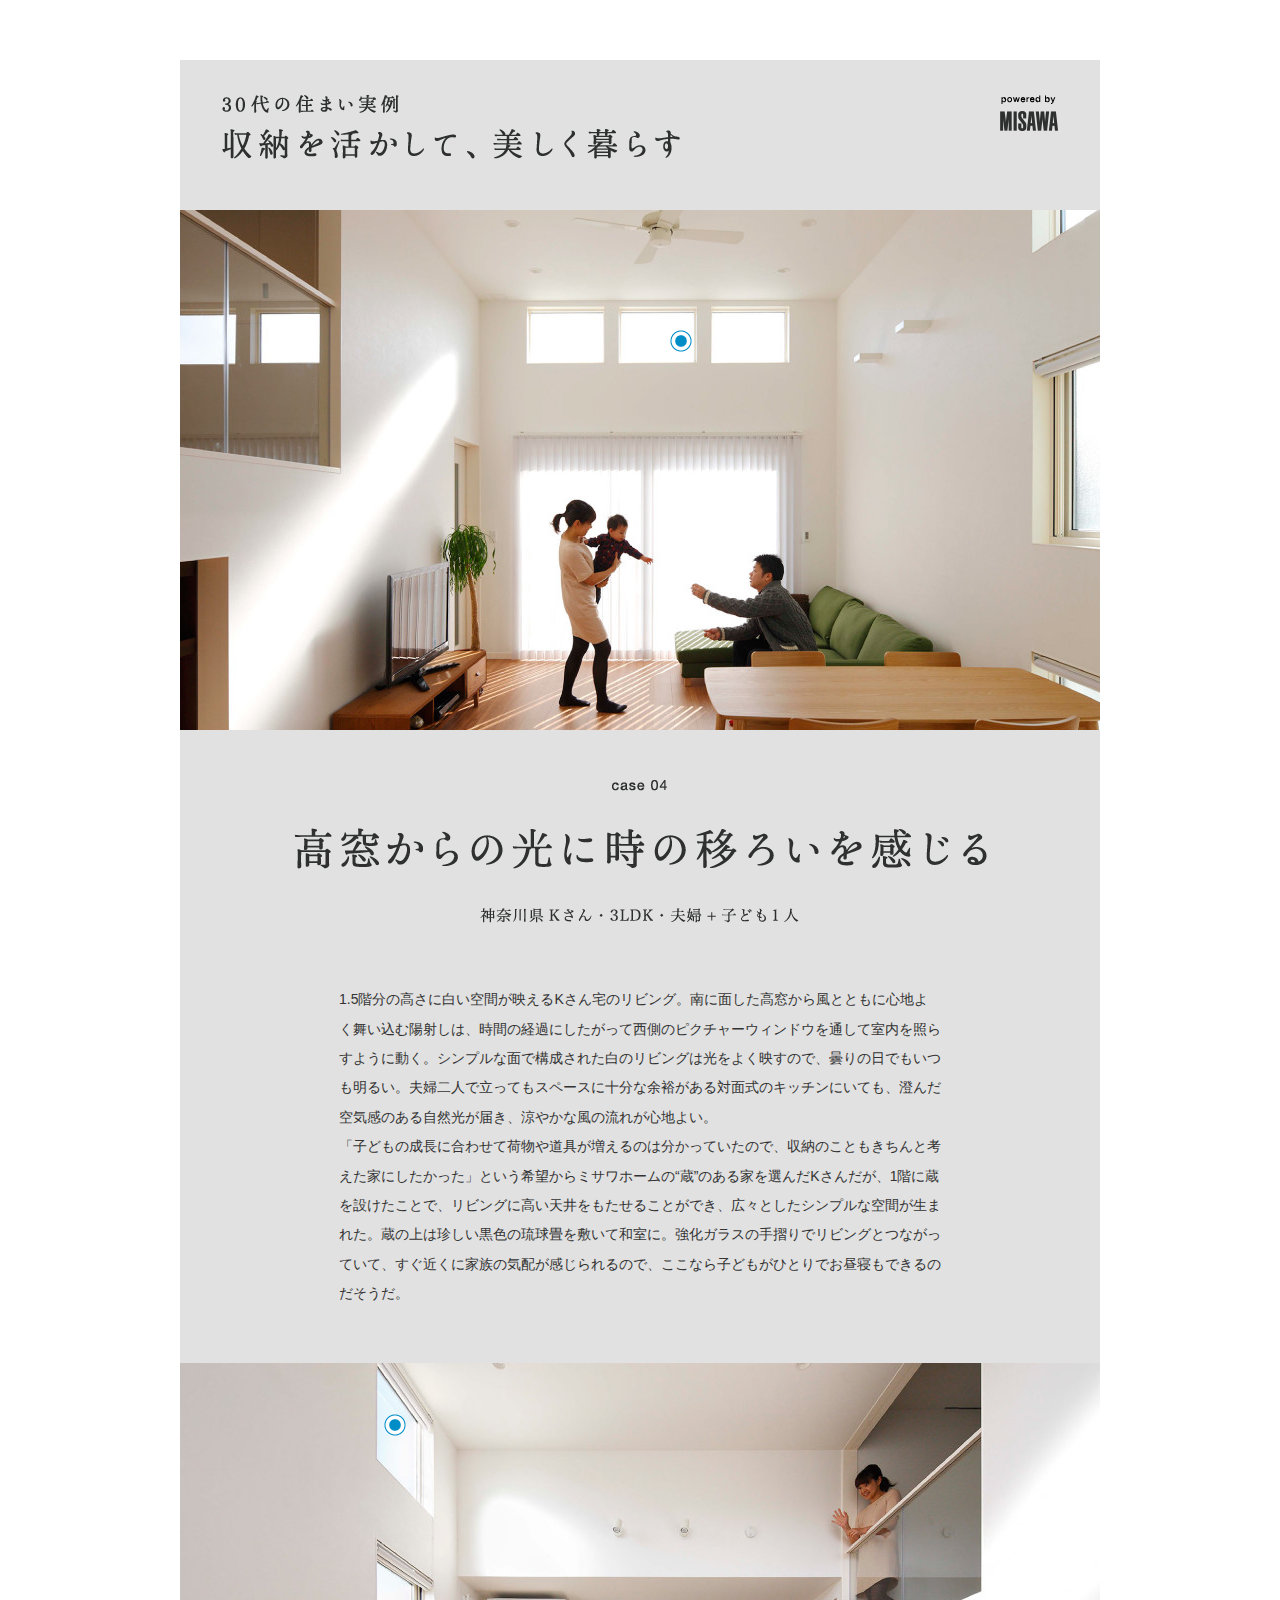
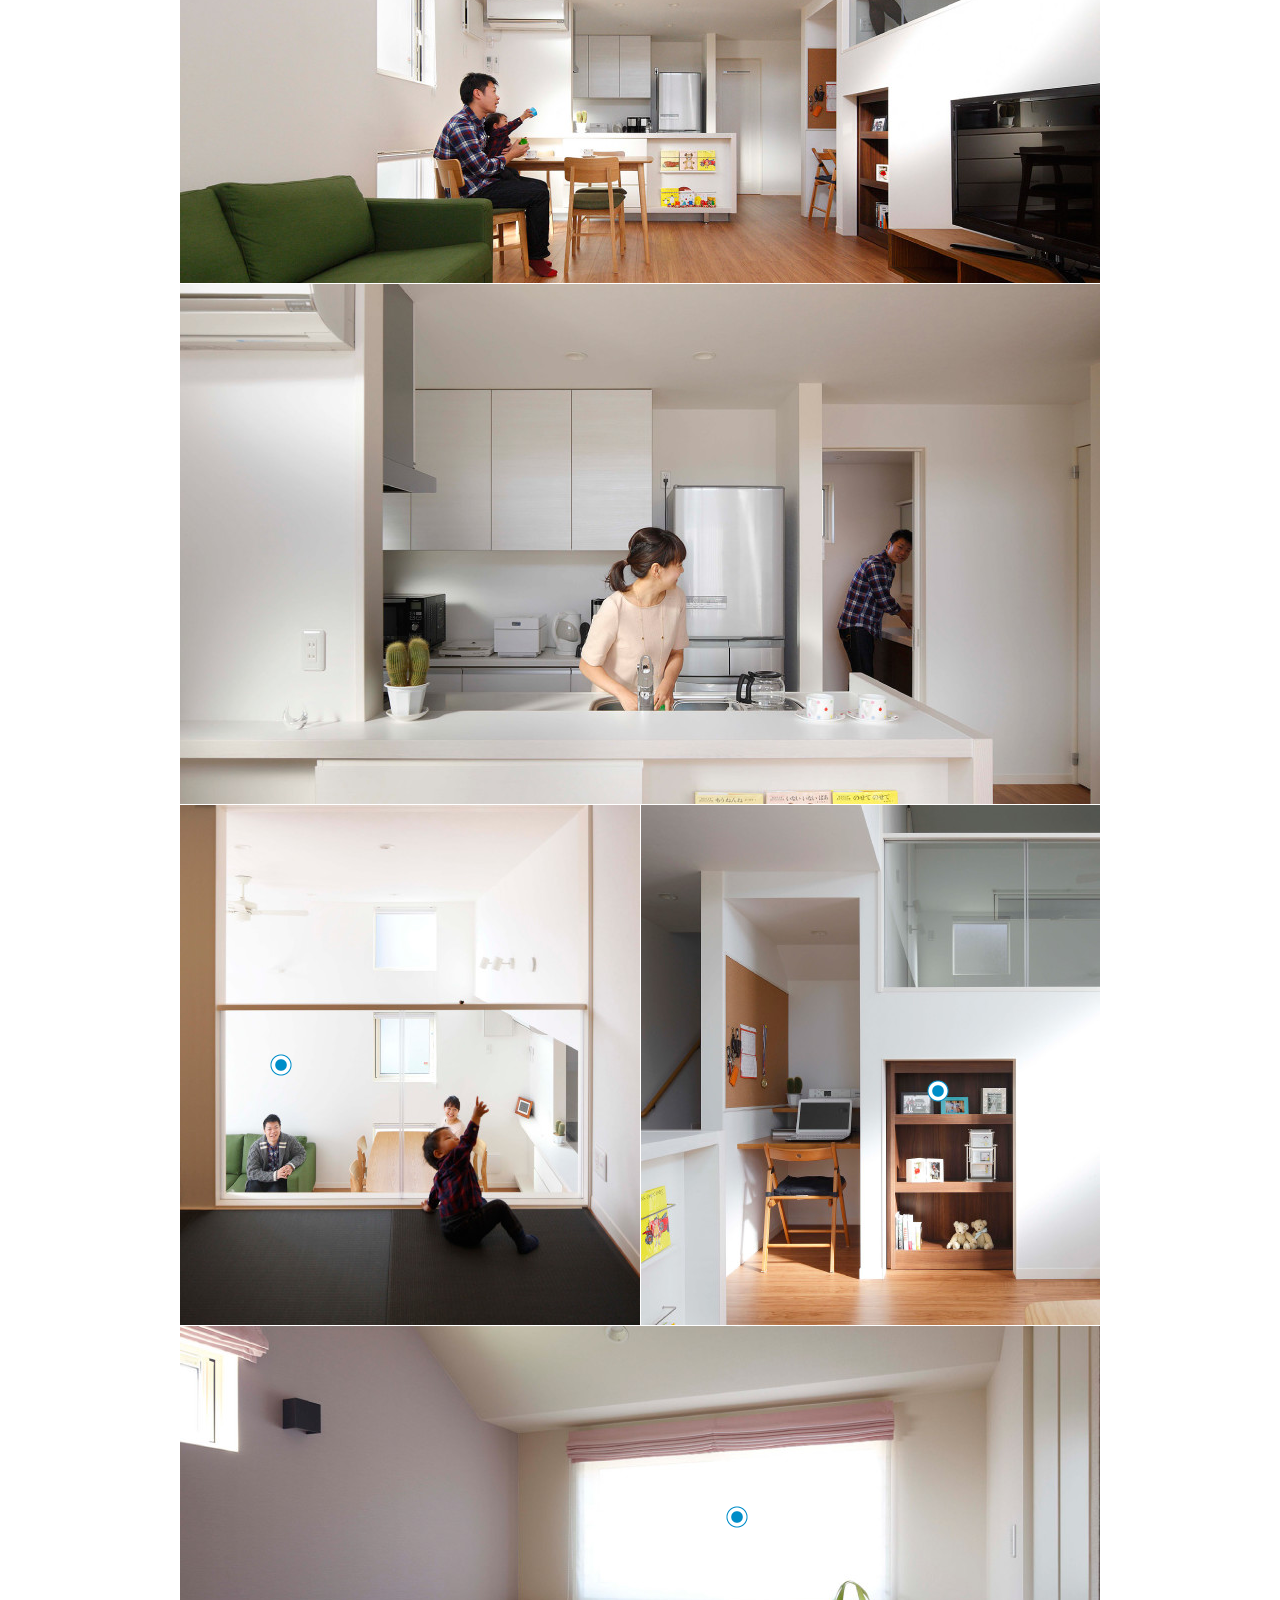
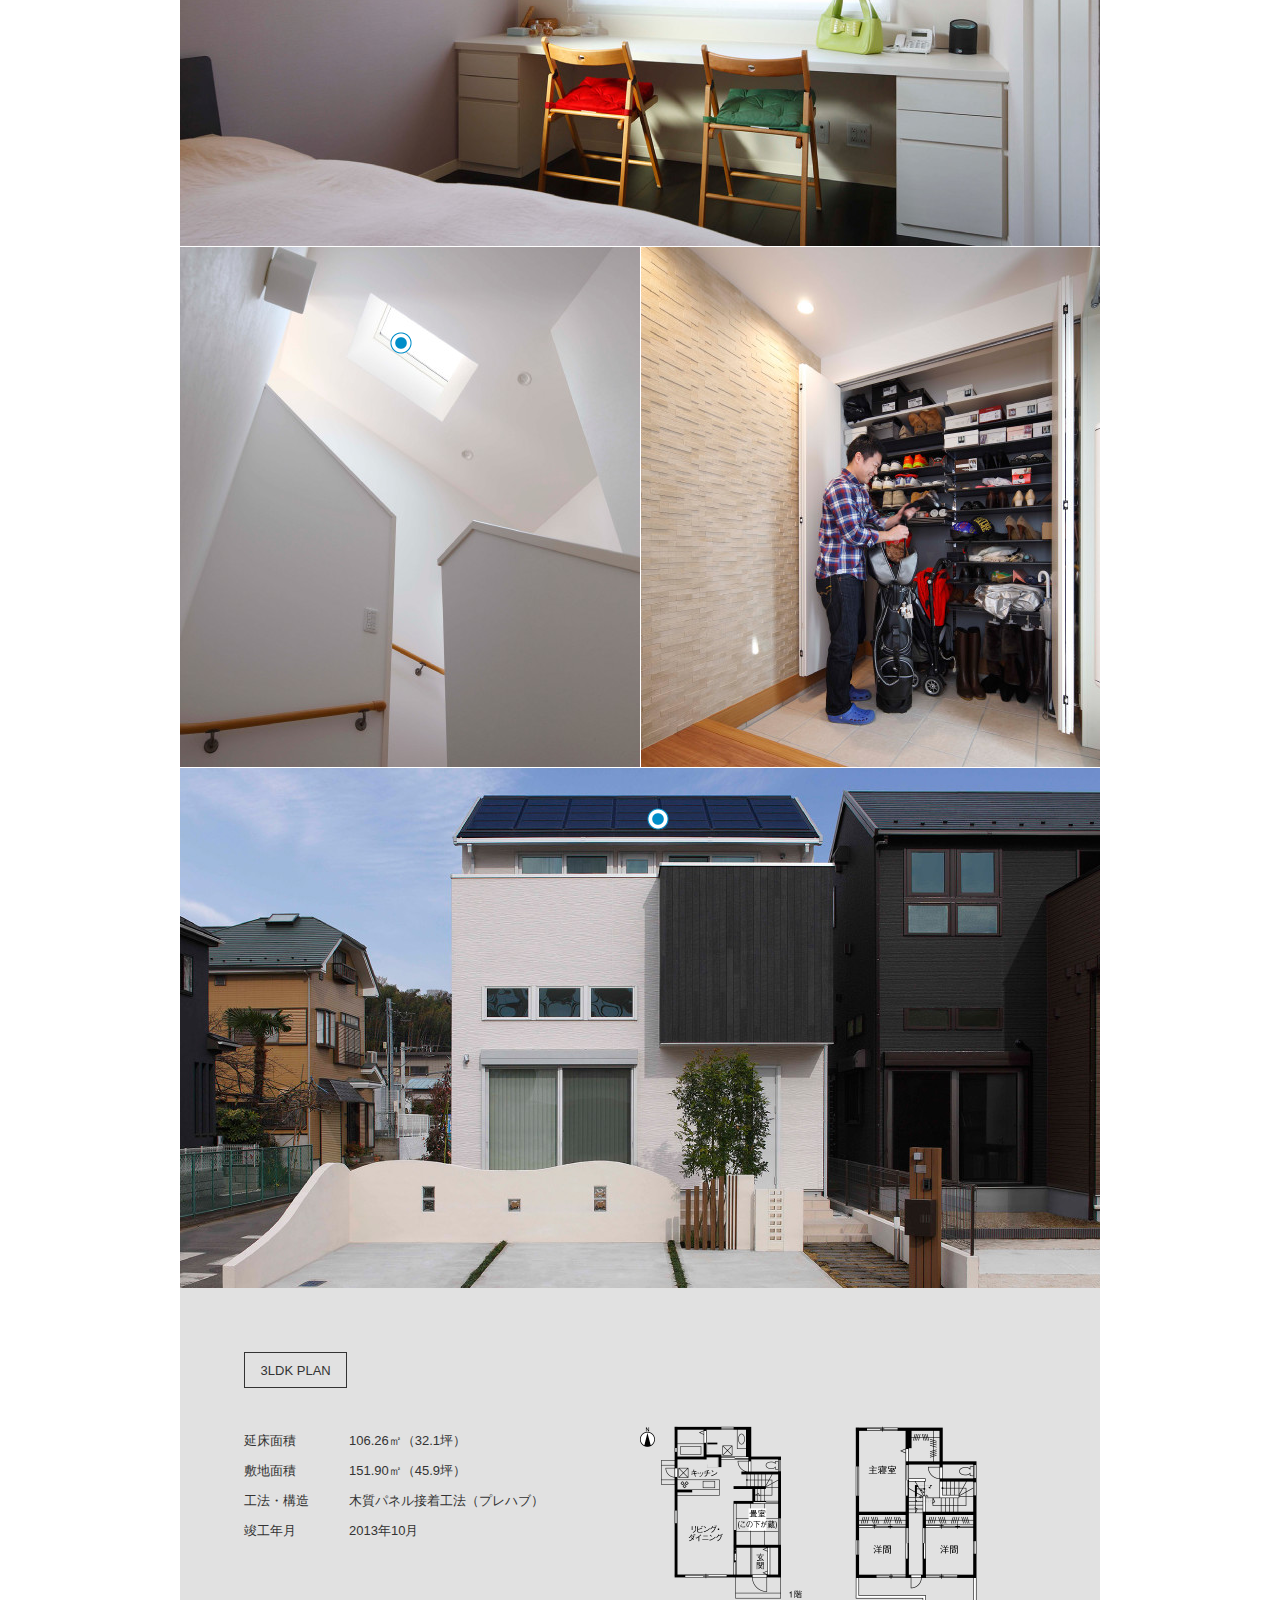
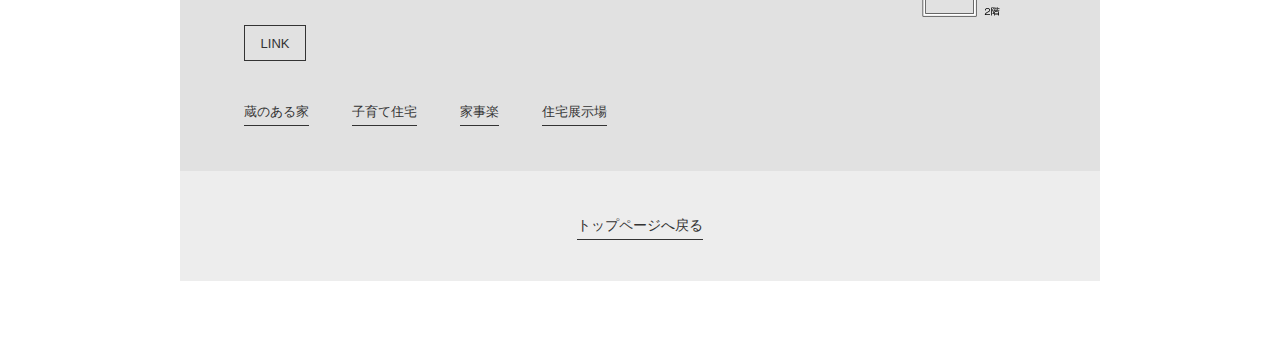
<file: index.html>
<!DOCTYPE html>
<html lang="ja" class="no-js">
	<head>
		<meta http-equiv="X-UA-Compatible" content="IE=Edge,chrome=1">
		<meta charset="UTF-8">
		<meta name="description" content="課題のサイトです。">
		<meta name="keywords" content="XXXXXXXXXXXXXXXXXXXXXXXXX">
		<meta name="viewport" content="width=960">
		<meta name="format-detection" content="telephone=no">
		<meta property="og:title" content="XXXXXXXXXXXXXXXXXXXXXXXXX">
		<meta property="og:type" content="XXXXXXXXXXXXXXXXXXXXXXXXX">
		<meta property="og:image" content="XXXXXXXXXXXXXXXXXXXXXXXXX">
		<meta property="og:url" content="XXXXXXXXXXXXXXXXXXXXXXXXX">
		<meta property="og:description" content="XXXXXXXXXXXXXXXXXXXXXXXXX">
		<title>課題2</title>
		<link rel="shortcut icon" href="favicon.ico">
		<link rel="apple-touch-icon" href="apple-touch-icon.png">
		<link rel="stylesheet" href="asset/css/normalize.css" media="all">
		<link rel="stylesheet" href="asset/css/screen.css" media="all">
		<script src="asset/lib/jquery-1.7.2.min.js"></script>
		<script src="asset/lib/jquery.modernizr.js"></script>
		<script src="asset/js/action.js"></script>
	</head>
	<body>
		<div class="container" id="container">
			<div class="header">
				<h1 class="header__heading"><img src="image/heading-page.png" width="458" alt="30代の住まい実例 収納を活かして、美しく暮らす"></h1><!-- /.header__heading -->
				<p class="header__logo"><img src="asset/image/logo.png" width="58" alt="powerd by MISAWA"></p><!-- /.header__logo -->
			</div><!-- /.header -->
			<div class="section section--photo section--1st">
				<div class="section--photo__caption caption__btn--right">
					<p class="section--photo__text">3.5ｍの吹き抜け天井の開放感が心地よいリビング。掃き出し窓の上に設けた横並びの高窓から陽射しがキッチンの奥まで届き、フロア全体が明るい。壁に設置した照明をあえて間接照明にすることで、やわらかな光源効果を演出した。</p><!-- /.section-photo__text -->
				</div><!-- /.section-photo__caption -->
			</div><!-- /.section section-photo section-1st -->
			<div class="section section--article section--2nd">
				<h2 class="section--article__heading"><img src="image/heading-case01.png" width="693" alt="case 04 高窓からの光に時の移ろいを感じる 神奈川県Kさん・3LDK・夫婦+子ども1人"></h2><!-- /.section-article__heading -->
				<p class="section--article__text">1.5階分の高さに白い空間が映えるKさん宅のリビング。南に面した高窓から風とともに心地よく舞い込む陽射しは、時間の経過にしたがって西側のピクチャーウィンドウを通して室内を照らすように動く。シンプルな面で構成された白のリビングは光をよく映すので、曇りの日でもいつも明るい。夫婦二人で立ってもスペースに十分な余裕がある対面式のキッチンにいても、澄んだ空気感のある自然光が届き、涼やかな風の流れが心地よい。<br>「子どもの成長に合わせて荷物や道具が増えるのは分かっていたので、収納のこともきちんと考えた家にしたかった」という希望からミサワホームの“蔵”のある家を選んだKさんだが、1階に蔵を設けたことで、リビングに高い天井をもたせることができ、広々としたシンプルな空間が生まれた。蔵の上は珍しい黒色の琉球畳を敷いて和室に。強化ガラスの手摺りでリビングとつながっていて、すぐ近くに家族の気配が感じられるので、ここなら子どもがひとりでお昼寝もできるのだそうだ。</p><!-- /.section-article__text -->
			</div><!-- /.section section-article section-2nd -->
			<div class="section section--photo section--3rd">
				<div class="section--photo__caption">
					<p class="section--photo__text">設計士の提案で、リビング西側にはタテに並んだ三連ピクチャーウィンドウを配した。キッチンカウンター下は両面が収納になっていて、リビング側はキャビネット収納とマガジンラックタイプ。ディスプレイにこだわりたくなる。</p><!-- /.section-photo__text -->
				</div><!-- /.section-photo__caption -->
			</div><!-- /.section section-photo section-3rd -->
			<div class="section section--photo section--4th">
			</div><!-- /.section section-photo section-4th -->
			<div class="section section--5th">
				<div class="section--photo section--half section--left">
					<div class="section--photo__caption">
						<p class="section--photo__text">「蔵」上部の多目的スペースからはリビングの様子が手に取るように感じられる。シックな色の琉球畳はご主人によるもの。リビングとつながっていながらも、また違った趣に包まれている。</p><!-- /.section-photo__text -->
					</div><!-- /.section-photo__caption -->
				</div><!-- /.section-photo .section-half .section-left -->
				<div class="section--photo section--half section--right">
					<div class="section--photo__caption caption__btn--right">
						<p class="section--photo__text">リビング横の蔵の入り口には隠し扉を採用。ディスプレイ収納にしか見えない設計で、リビングをすっきり見せている。床とひと続きになった収納は出し入れにストレスが少なく、ついリビングに散らかりがちな雑貨なども楽にしまっておける。</p><!-- /.section-photo__text -->
					</div><!-- /.section-photo__caption -->
				</div><!-- /.section-photo .section-half .section-right -->
			</div><!-- /.section section-5th -->
			<div class="section section--photo section--6th">
				<div class="section--photo__caption caption__btn--right">
					<p class="section--photo__text">主寝室では北側に開いた窓が光を取り込んでくれる。造りつけのカウンターデスクは専用設計で、丁度良い高さ。カーテンや照明カバー、クッションなどに差し色を入れながら色調はシンプルに白でまとまっていて美しい。</p><!-- /.section-photo__text -->
				</div><!-- /.section-photo__caption -->
			</div><!-- /.section section-photo section-6th -->
			<div class="section section--7th">
				<div class="section--photo section--half section--left">
					<div class="section--photo__caption">
						<p class="section--photo__text">トップライトから外光を取り込んだ階段室。白で構成された上下左右に動きのある空間が印象的。</p><!-- /.section-photo__text -->
					</div><!-- /.section-photo__caption -->
				</div><!-- /.section-photo .section-half .section-left -->
				<div class="section--photo section--half section--right"></div><!-- /.section-photo .section-half .section-right -->
			</div><!-- /.section section-photo section-7th -->
			<div class="section section--photo section--8th">
				<div class="section--photo__caption">
					<p class="section--photo__text">太陽光発電を搭載した外観。一見すると普通の2階建てに見えるが、4層の変化に富んだ空間を内包する。</p><!-- /.section-photo__text -->
				</div><!-- /.section-photo__caption -->
			</div><!-- /.section section-photo section-8th -->
			<div class="section section--article section--9th">
				<h3 class="block-label">3LDK PLAN</h3><!-- /.block-label -->
				<div class="plan">
					<dl class="plan-info">
						<dt class="plan-info__heading">延床面積</dt><!-- /.plan-info__heading -->
						<dd class="plan-info__description">106.26㎡（32.1坪）</dd><!-- /.plan-info__description -->
						<dt class="plan-info__heading">敷地面積</dt><!-- /.plan-info__heading -->
						<dd class="plan-info__description">151.90㎡（45.9坪）</dd><!-- /.plan-info__description -->
						<dt class="plan-info__heading">工法・構造</dt><!-- /.plan-info__heading -->
						<dd class="plan-info__description">木質パネル接着工法（プレハブ）</dd><!-- /.plan-info__description -->
						<dt class="plan-info__heading">竣工年月</dt><!-- /.plan-info__heading -->
						<dd class="plan-info__description">2013年10月</dd><!-- /.plan-info__description -->
					</dl><!-- /.plan-info -->
					<p class="plan__image"><img src="image/plan.png" width="360" alt=""></p><!-- /.section__plan-image -->
				</div><!-- /.plan-info -->
				<h3 class="block-label">LINK</h3><!-- /.block-label -->
				<ul class="section__link-list">
					<li class="link-list__item"><a href="#">蔵のある家</a></li><!-- /.section__item -->
					<li class="link-list__item"><a href="#">子育て住宅</a></li><!-- /.section__item -->
					<li class="link-list__item"><a href="#">家事楽</a></li><!-- /.section__item -->
					<li class="link-list__item"><a href="#">住宅展示場</a></li><!-- /.section__item -->
				</ul><!-- /.section__link-list -->
			</div><!-- /.section section-article section-9th -->
			<div class="footer">
				<p><a href="#container" class="btn--rewind">トップページへ戻る</a></p>
			</div><!-- /.footer -->
		</div><!-- /.container -->
	</body>
</html>
</file>
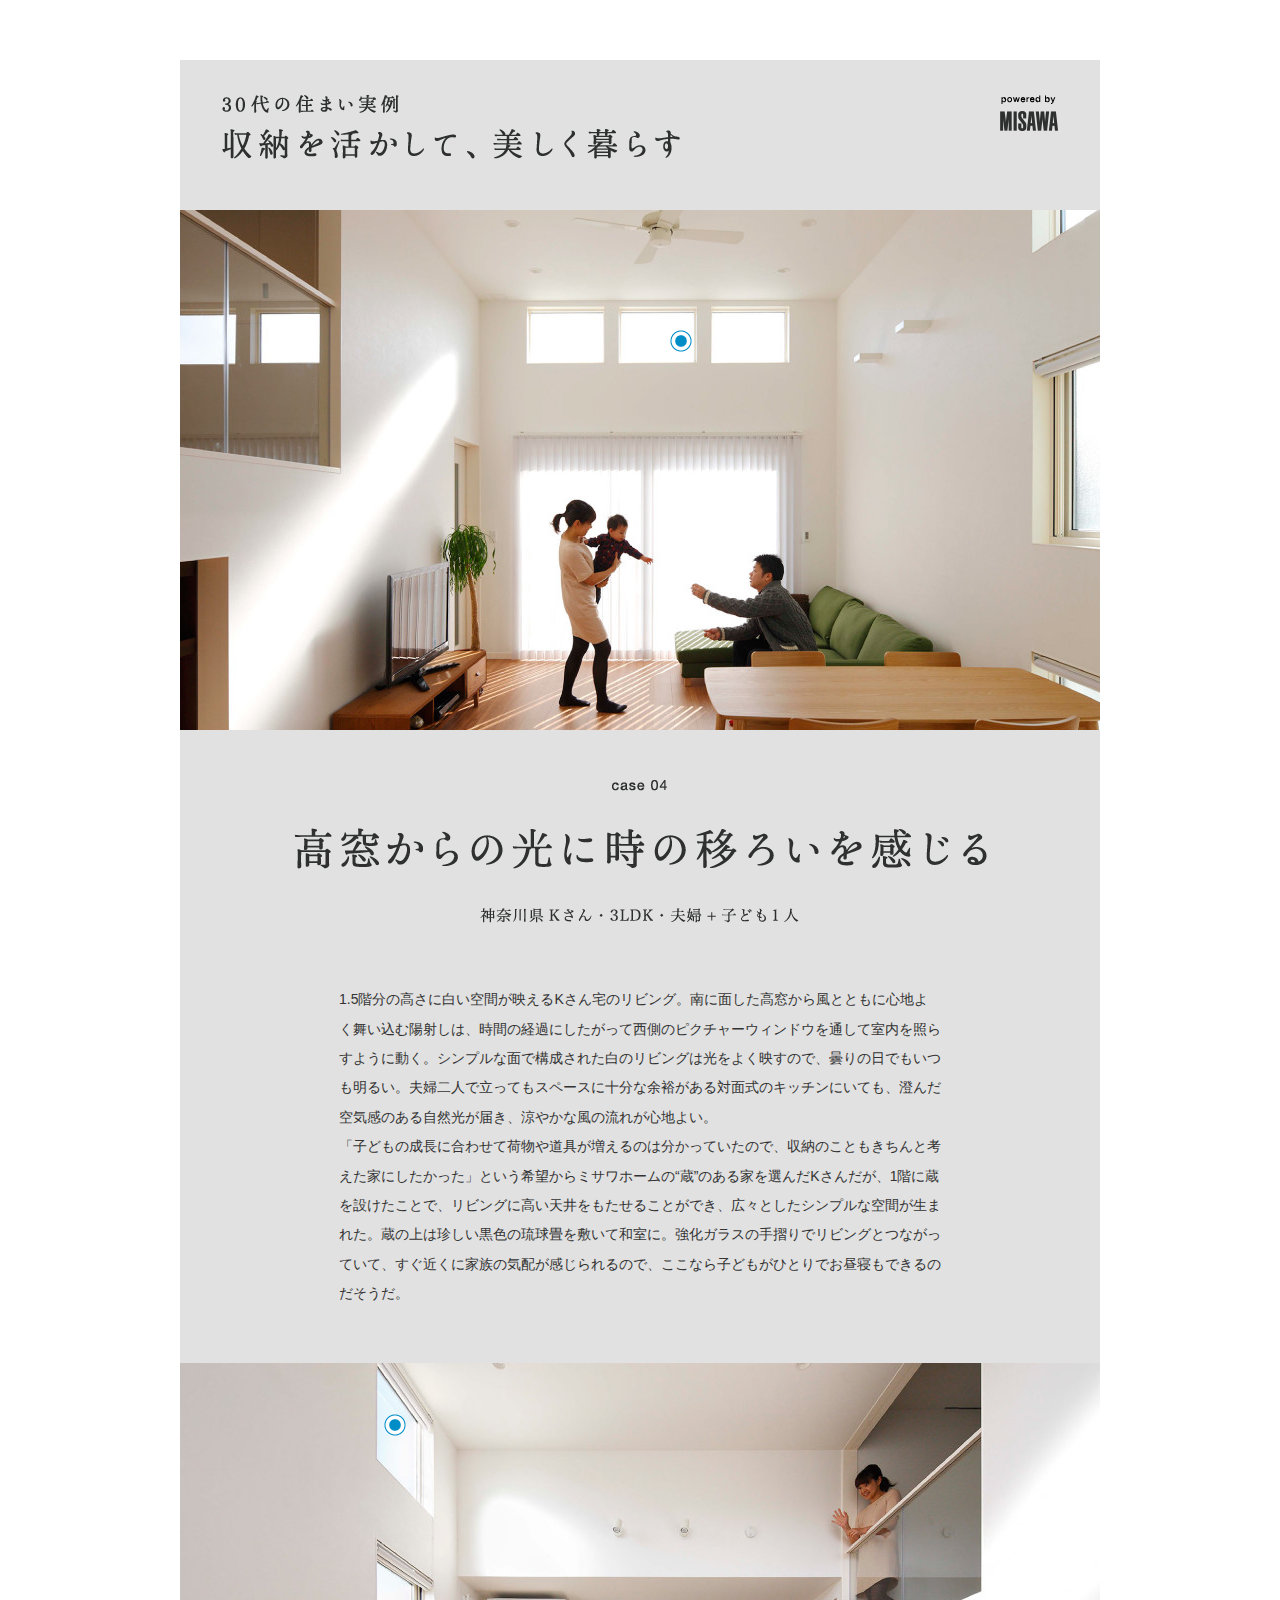
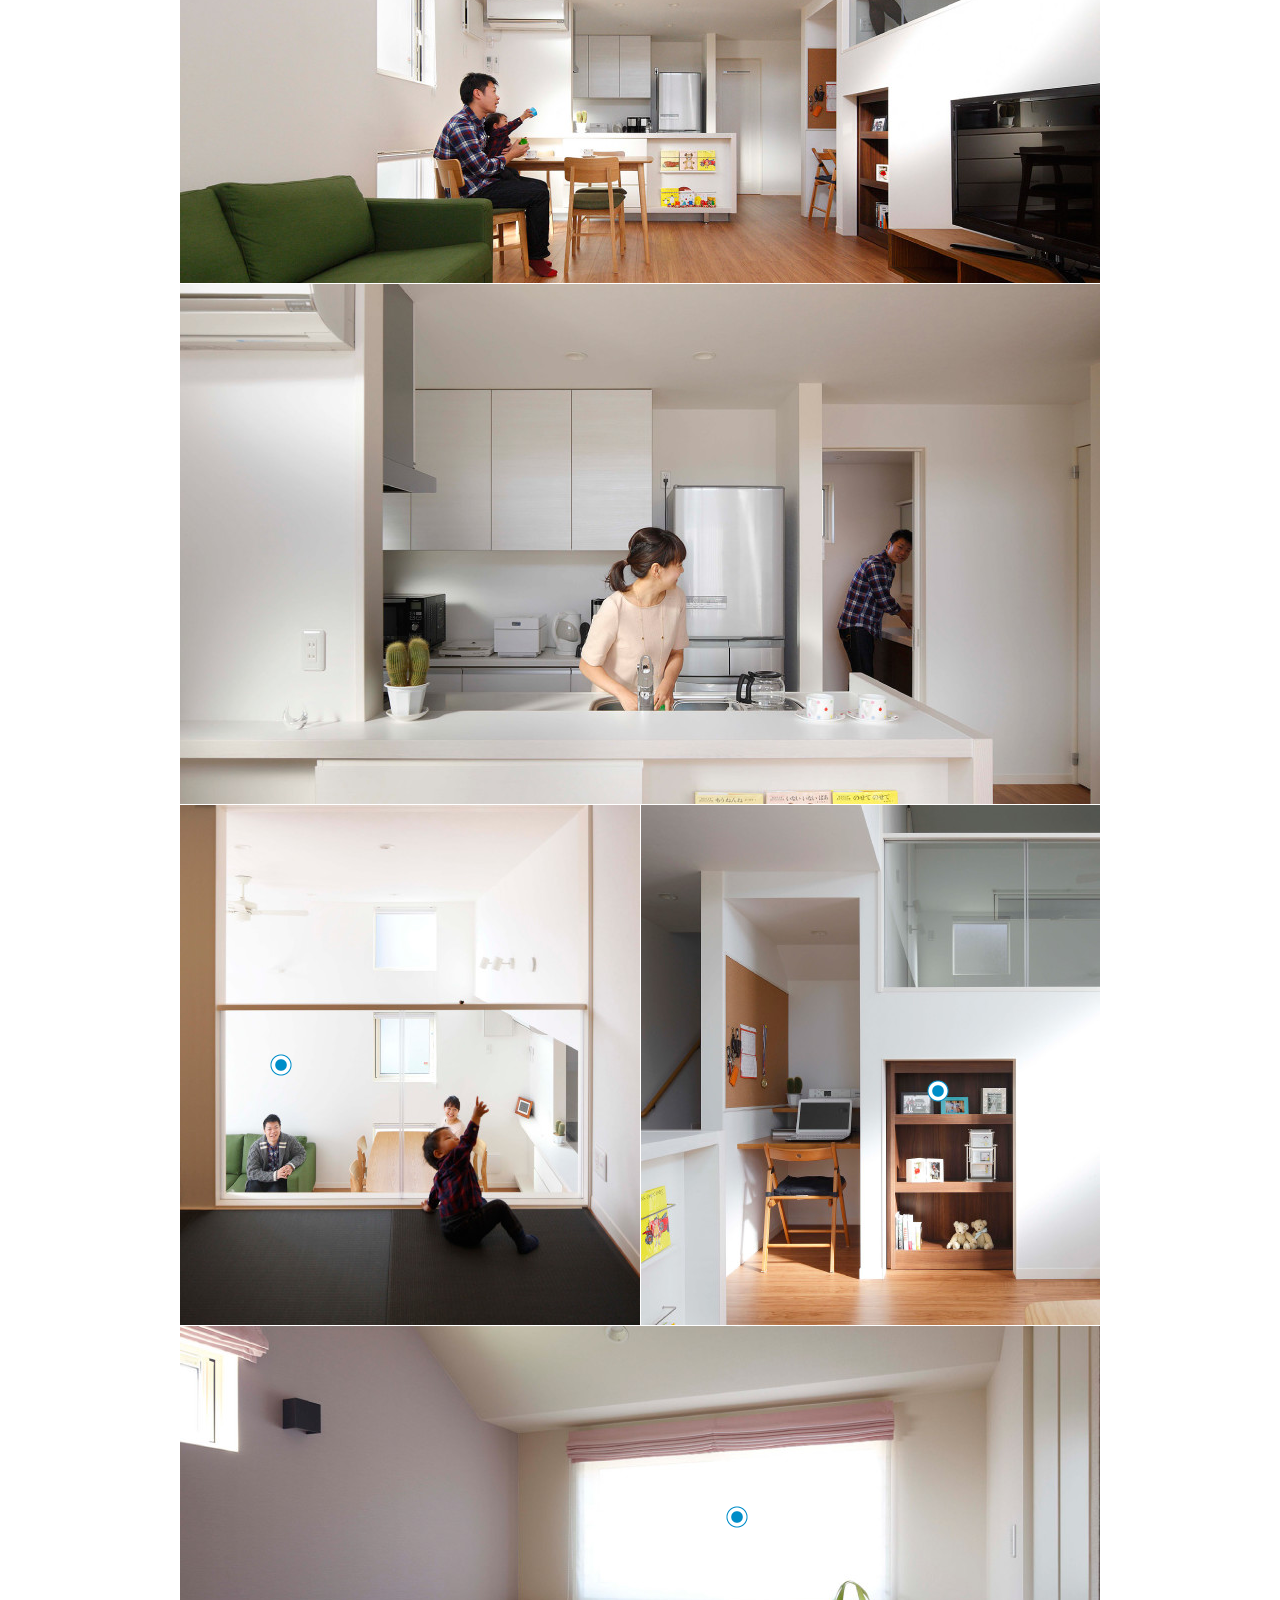
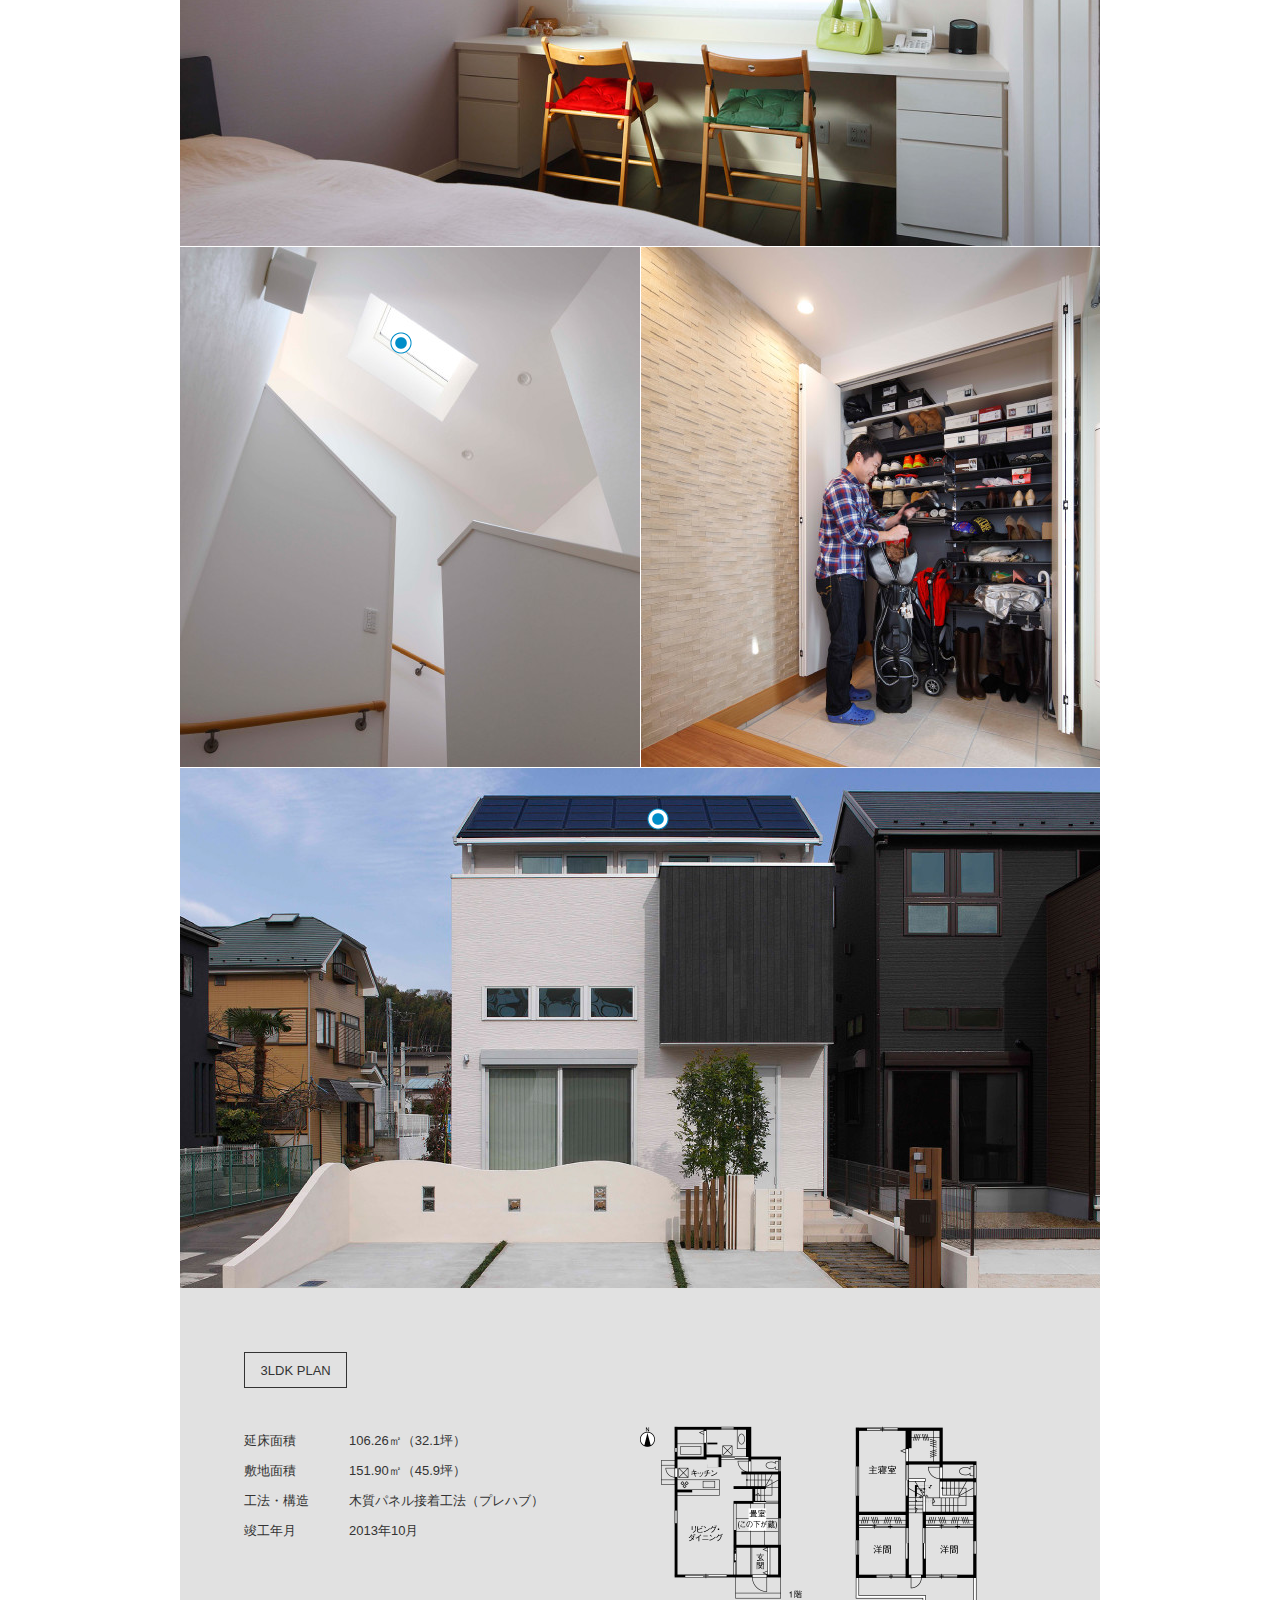
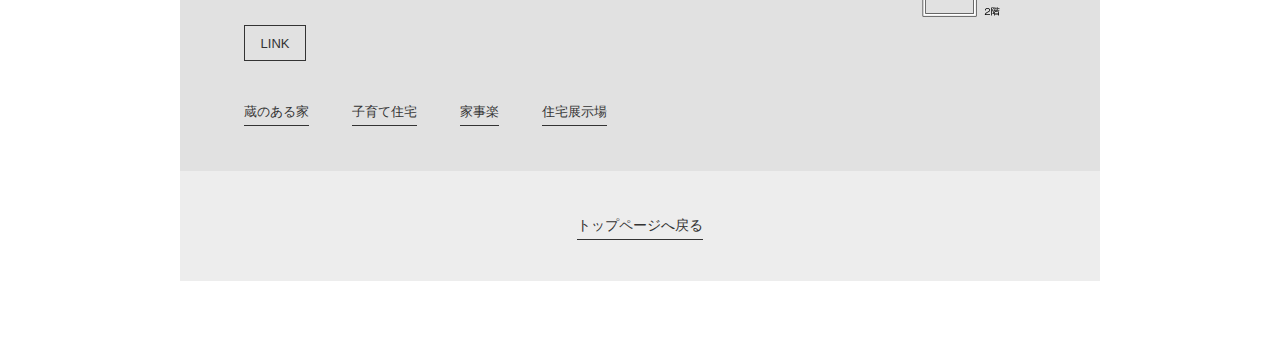
<file: test.html>
<!DOCTYPE html>
<html lang="ja" class="no-js">
	<head>
		<meta http-equiv="X-UA-Compatible" content="IE=Edge,chrome=1">
		<meta charset="UTF-8">
		<meta name="description" content="プルのテストです。">
		<meta name="keywords" content="XXXXXXXXXXXXXXXXXXXXXXXXX">
		<meta name="viewport" content="width=960">
		<meta name="format-detection" content="telephone=no">
		<meta property="og:title" content="XXXXXXXXXXXXXXXXXXXXXXXXX">
		<meta property="og:type" content="XXXXXXXXXXXXXXXXXXXXXXXXX">
		<meta property="og:image" content="XXXXXXXXXXXXXXXXXXXXXXXXX">
		<meta property="og:url" content="XXXXXXXXXXXXXXXXXXXXXXXXX">
		<meta property="og:description" content="XXXXXXXXXXXXXXXXXXXXXXXXX">
		<title>課題2</title>
		<link rel="shortcut icon" href="favicon.ico">
		<link rel="apple-touch-icon" href="apple-touch-icon.png">
		<link rel="stylesheet" href="asset/css/normalize.css" media="all">
		<link rel="stylesheet" href="asset/css/screen.css" media="all">
		<script src="asset/lib/jquery-1.7.2.min.js"></script>
		<script src="asset/lib/jquery.modernizr.js"></script>
		<script src="asset/js/action.js"></script>
	</head>
	<body>
		<div class="container" id="container">
			<div class="header">
				<h1 class="header__heading"><img src="image/heading-page.png" width="458" alt="30代の住まい実例 収納を活かして、美しく暮らす"></h1><!-- /.header__heading -->
				<p class="header__logo"><img src="asset/image/logo.png" width="58" alt="powerd by MISAWA"></p><!-- /.header__logo -->
			</div><!-- /.header -->
			<div class="section section--photo section--1st">
				<div class="section--photo__caption caption__btn--right">
					<p class="section--photo__text">3.5ｍの吹き抜け天井の開放感が心地よいリビング。掃き出し窓の上に設けた横並びの高窓から陽射しがキッチンの奥まで届き、フロア全体が明るい。壁に設置した照明をあえて間接照明にすることで、やわらかな光源効果を演出した。</p><!-- /.section-photo__text -->
				</div><!-- /.section-photo__caption -->
			</div><!-- /.section section-photo section-1st -->
			<div class="section section--article section--2nd">
				<h2 class="section--article__heading"><img src="image/heading-case01.png" width="693" alt="case 04 高窓からの光に時の移ろいを感じる 神奈川県Kさん・3LDK・夫婦+子ども1人"></h2><!-- /.section-article__heading -->
				<p class="section--article__text">1.5階分の高さに白い空間が映えるKさん宅のリビング。南に面した高窓から風とともに心地よく舞い込む陽射しは、時間の経過にしたがって西側のピクチャーウィンドウを通して室内を照らすように動く。シンプルな面で構成された白のリビングは光をよく映すので、曇りの日でもいつも明るい。夫婦二人で立ってもスペースに十分な余裕がある対面式のキッチンにいても、澄んだ空気感のある自然光が届き、涼やかな風の流れが心地よい。<br>「子どもの成長に合わせて荷物や道具が増えるのは分かっていたので、収納のこともきちんと考えた家にしたかった」という希望からミサワホームの“蔵”のある家を選んだKさんだが、1階に蔵を設けたことで、リビングに高い天井をもたせることができ、広々としたシンプルな空間が生まれた。蔵の上は珍しい黒色の琉球畳を敷いて和室に。強化ガラスの手摺りでリビングとつながっていて、すぐ近くに家族の気配が感じられるので、ここなら子どもがひとりでお昼寝もできるのだそうだ。</p><!-- /.section-article__text -->
			</div><!-- /.section section-article section-2nd -->
			<div class="section section--photo section--3rd">
				<div class="section--photo__caption">
					<p class="section--photo__text">設計士の提案で、リビング西側にはタテに並んだ三連ピクチャーウィンドウを配した。キッチンカウンター下は両面が収納になっていて、リビング側はキャビネット収納とマガジンラックタイプ。ディスプレイにこだわりたくなる。</p><!-- /.section-photo__text -->
				</div><!-- /.section-photo__caption -->
			</div><!-- /.section section-photo section-3rd -->
			<div class="section section--photo section--4th">
			</div><!-- /.section section-photo section-4th -->
			<div class="section section--5th">
				<div class="section--photo section--half section--left">
					<div class="section--photo__caption">
						<p class="section--photo__text">「蔵」上部の多目的スペースからはリビングの様子が手に取るように感じられる。シックな色の琉球畳はご主人によるもの。リビングとつながっていながらも、また違った趣に包まれている。</p><!-- /.section-photo__text -->
					</div><!-- /.section-photo__caption -->
				</div><!-- /.section-photo .section-half .section-left -->
				<div class="section--photo section--half section--right">
					<div class="section--photo__caption caption__btn--right">
						<p class="section--photo__text">リビング横の蔵の入り口には隠し扉を採用。ディスプレイ収納にしか見えない設計で、リビングをすっきり見せている。床とひと続きになった収納は出し入れにストレスが少なく、ついリビングに散らかりがちな雑貨なども楽にしまっておける。</p><!-- /.section-photo__text -->
					</div><!-- /.section-photo__caption -->
				</div><!-- /.section-photo .section-half .section-right -->
			</div><!-- /.section section-5th -->
			<div class="section section--photo section--6th">
				<div class="section--photo__caption caption__btn--right">
					<p class="section--photo__text">主寝室では北側に開いた窓が光を取り込んでくれる。造りつけのカウンターデスクは専用設計で、丁度良い高さ。カーテンや照明カバー、クッションなどに差し色を入れながら色調はシンプルに白でまとまっていて美しい。</p><!-- /.section-photo__text -->
				</div><!-- /.section-photo__caption -->
			</div><!-- /.section section-photo section-6th -->
			<div class="section section--7th">
				<div class="section--photo section--half section--left">
					<div class="section--photo__caption">
						<p class="section--photo__text">トップライトから外光を取り込んだ階段室。白で構成された上下左右に動きのある空間が印象的。</p><!-- /.section-photo__text -->
					</div><!-- /.section-photo__caption -->
				</div><!-- /.section-photo .section-half .section-left -->
				<div class="section--photo section--half section--right"></div><!-- /.section-photo .section-half .section-right -->
			</div><!-- /.section section-photo section-7th -->
			<div class="section section--photo section--8th">
				<div class="section--photo__caption">
					<p class="section--photo__text">太陽光発電を搭載した外観。一見すると普通の2階建てに見えるが、4層の変化に富んだ空間を内包する。</p><!-- /.section-photo__text -->
				</div><!-- /.section-photo__caption -->
			</div><!-- /.section section-photo section-8th -->
			<div class="section section--article section--9th">
				<h3 class="block-label">3LDK PLAN</h3><!-- /.block-label -->
				<div class="plan">
					<dl class="plan-info">
						<dt class="plan-info__heading">延床面積</dt><!-- /.plan-info__heading -->
						<dd class="plan-info__description">106.26㎡（32.1坪）</dd><!-- /.plan-info__description -->
						<dt class="plan-info__heading">敷地面積</dt><!-- /.plan-info__heading -->
						<dd class="plan-info__description">151.90㎡（45.9坪）</dd><!-- /.plan-info__description -->
						<dt class="plan-info__heading">工法・構造</dt><!-- /.plan-info__heading -->
						<dd class="plan-info__description">木質パネル接着工法（プレハブ）</dd><!-- /.plan-info__description -->
						<dt class="plan-info__heading">竣工年月</dt><!-- /.plan-info__heading -->
						<dd class="plan-info__description">2013年10月</dd><!-- /.plan-info__description -->
					</dl><!-- /.plan-info -->
					<p class="plan__image"><img src="image/plan.png" width="360" alt=""></p><!-- /.section__plan-image -->
				</div><!-- /.plan-info -->
				<h3 class="block-label">LINK</h3><!-- /.block-label -->
				<ul class="section__link-list">
					<li class="link-list__item"><a href="#">蔵のある家</a></li><!-- /.section__item -->
					<li class="link-list__item"><a href="#">子育て住宅</a></li><!-- /.section__item -->
					<li class="link-list__item"><a href="#">家事楽</a></li><!-- /.section__item -->
					<li class="link-list__item"><a href="#">住宅展示場</a></li><!-- /.section__item -->
				</ul><!-- /.section__link-list -->
			</div><!-- /.section section-article section-9th -->
			<div class="footer">
				<p><a href="#container" class="btn--rewind">トップページへ戻る</a></p>
			</div><!-- /.footer -->
		</div><!-- /.container -->
	</body>
</html>
</file>
<file: asset/css/screen.css>
@charset "UTF-8";

/** 
 * Assumes default font size 14 px
 * 
 * Assigns classes for layout style
 * common style
 * .container
 *    .header
 *    .section--photo
 *    .section--article
 *    .section(--1st|--2nd|--3rd|--4th|...)
 *    .footer
 */

/**
 *
 * common style
 *
 */

body {
	margin: 0;
	padding: 0;
	background-color: #fff;
	color: #333;
	font-family: "Lucida Grande", "ヒラギノ角ゴ ProN W3", "HiraKakuPro-W3", "メイリオ", "Meiryo", "ＭＳ Ｐゴシック", sans-serif;
	font-size: .875em; /* 14px / 16px */
	line-height: 1.8;
	min-width: 960px;
}

div, a {
	-webkit-box-sizing: border-box;
	-moz-box-sizing: border-box;
	box-sizing: border-box;
}

h1 {
	margin: 0;
}

p {
	margin: 0;
	padding: 0;
}

ul, ol, dl {
	margin: 0;
	padding: 0;
}

li {
	list-style: none;
}

a:link, a:visited {
	text-decoration: none;
	color: #333;
	transition: all .4s ease;
}

a:hover, a:focus {
	opacity: .7;
	-ms-filter:'progid:DXImageTransform.Microsoft.Alpha(Opacity0)';
}

/**
 *
 * .container
 *
 */

.container {
	width: 920px;
	margin: 60px auto;
}

/**
 *
 * .header
 *
 */

.header {
	width: 100%;
	background-color: #e1e1e1;
	padding: 35px 42px;
}

.header:after,
.header:before {
	content: '';
	display: table;
}

.header:after {
	clear: both;
}


.header__heading {
	float: left;
}

.header__logo {
	float: right;
	margin-top: 0;
}

/**
 *
 * .section
 *
 */

.section {
	width: 100%;
	position: relative;
}

.section:after,
.section:before {
	content: '';
	display: table;
}

.section:after {
	clear: both;
}

.section--half {
	width: 50%;
	float: left;
	position: relative;
}

.section--article {
	margin-top: -1px;
	background-color: #e1e1e1;
}

.section--photo {
	height: 520px;
	margin-bottom: 1px;
	background: transparent none no-repeat scroll center center;
}


.section--1st {
	background-image: url("../../image/section-photo01.jpg");
}

.section--3rd {
	background-image: url("../../image/section-photo02.jpg");
}

.section--4th {
	background-image: url("../../image/section-photo03.jpg");
}

.section--5th .section--left {
	background-image: url("../../image/section-photo04-left.jpg");
}

.section--5th .section--right {
	background-image: url("../../image/section-photo04-right.jpg");
}

.section--6th {
	background-image: url("../../image/section-photo05.jpg");
}

.section--7th .section--left {
	background-image: url("../../image/section-photo06-left.jpg");
}

.section--7th .section--right {
	background-image: url("../../image/section-photo06-right.jpg");
}

.section--8th {
	background-image: url("../../image/section-photo07.jpg");
}

/**
 *
 * .section--photo
 *
 */

.section--photo__caption {
	position: absolute;
	background-color: #fff;
	background-color: rgba(255, 255, 255, .9);
	padding: 30px;
	font-size: .857142857em; /* 12px / 14px */
	line-height: 1.9;
	transition: all .4s ease-in-out;
}

.section--photo__text {
	transition: all .4s ease-in-out;
}

.caption--fade-out {
	background-color: transparent;
}

.caption--fade-out .section--photo__text {
	opacity: 0;
	-ms-filter:'progid:DXImageTransform.Microsoft.Alpha(Opacity=0)';
}

.section--photo__caption:before {
	display: block;
	content: '';
	background: transparent url("../image/marker.png") no-repeat scroll left 0;
	width: 100%;
	height: 22px;
	opacity: 1;
	-ms-filter:'progid:DXImageTransform.Microsoft.Alpha(Opacity=100)';
}

.caption__btn--right:before {
	background-position: right 0;
}

.section--photo__text {
	margin-top: .5em;
}

.section--1st .section--photo__caption {
	width: 31.3em;
	top: 90px;
	left: 166px;
}

.section--3rd .section--photo__caption {
	width: 31em;
	top: 21px;
	left: 174px;
}

.section--5th .section--left .section--photo__caption {
	width: 30em;
	top: 219px;
	left: 60px;
}

.section--5th .section--right .section--photo__caption {
	width: 21em;
	top: 245px;
	left: 87px;
}

.section--6th .section--photo__caption {
	width: 29em;
	top: 150px;
	left: 250px;
}

.section--7th .section--photo__caption {
	width: 20em;
	top: 55px;
	left: 180px;
}


.section--8th .section--photo__caption {
	width: 18em;
	top: 10px;
	left: 437px;
}

/**
 *
 * .section--article
 *
 */

.section--article__heading {
	text-align: center;
	margin: 0;
	padding: 50px 0;
}

.section--article__text {
	width: 43em;
	margin: 0 auto;
	line-height: 2.1;
	padding-bottom: 55px;
}

.section--9th {
	padding: 64px 64px 47px;
}

.block-label {
	display: inline-block;
	font-size: .928571429em; /* 13px / 14px */
	font-weight: normal;
	padding: .4em 1.2em;
	border: 1px solid #333;
	margin: 0 0 38px;
}

.plan:after,
.plan:before {
	content: '';
	display: table;
}
.plan:after {
	clear: both;
}

.plan-info {
	display: block;
	width: 50%;
	float: left;
	font-size: .928571429em; /* 13px / 14px */
	line-height: 2.3;
}

.plan-info__heading {
	display: inline-block;
	float: left;
	clear: both;
	min-width: 5em;
}

.plan-info__description {
	display: inline-block;
	float: left;
}

.plan__image {
	width: 50%;
	float: right;
}

.link-list__item {
	display: inline-block;
}

.link-list__item a {
	font-size: .928571429em; /* 13px / 14px */
	margin-right: 3em;
	padding-bottom: 6px;
	border-bottom: 1px solid #333;
}

/**
 *
 * .footer
 *
 */

.footer {
	width: 100%;
	padding: 3em;
	background-color: #ededed;
	text-align: center;
}

.btn--rewind {
	padding-bottom: 6px;
	border-bottom: 1px solid #333;
}
</file>
